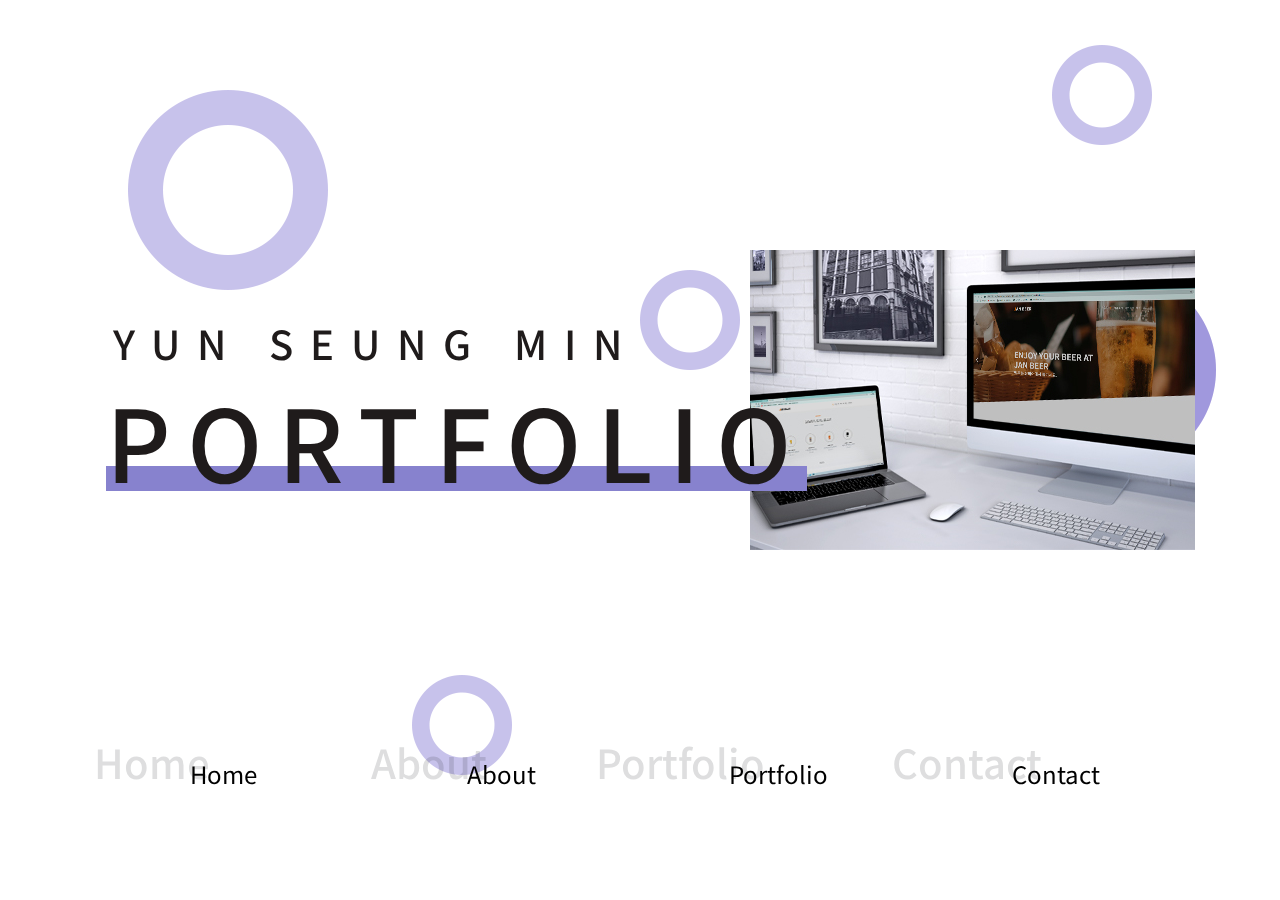
<file: index.html>
<!DOCTYPE html>
<html lang="en">
<head>
    <meta charset="UTF-8">
    <meta name="viewport" content="width=device-width, initial-scale=1.0">
    <title>yunseungmin portfolio home</title>
    <link rel="stylesheet" href="css/bootstrap.min.css">
    <link rel="stylesheet" href="css/fontawesome.min.css">
    <link href="https://unpkg.com/aos@2.3.1/dist/aos.css" rel="stylesheet">
    <link rel="stylesheet" href="css/swiper.min.css">
    <link rel="stylesheet" href="css/jquery.fullpage.min.css">
    <link rel="stylesheet" href="css/style.css">
</head>
<body>
  <section id="fullpage">
  <div class="section" id="section01"></div>
  <div class="section" id="section02">
    <div class="fixed_wrapper_1">

      <img src="images/fixed-bg1.png" alt="" class="fixed_item_01">
      
      </div>
      
      <div class="fixed_wrapper_2">
      
      <img src="images/fixed-bg2.png" alt="" class="fixed_item_02">
      
      </div>
      
      <div class="fixed_wrapper_3">
      
      <img src="images/fixed-bg1.png" alt="" class="fixed_item_03">
      
      </div>
      
      <div class="fixed_wrapper_4">
      
      <img src="images/fixed-bg1.png" alt="" class="fixed_item_04">
      
      </div>
      <div class="fixed_wrapper_5">
      
        <img src="images/fixed-bg2.png" alt="" class="fixed_item_05">
        
        </div>
        <div class="fixed_wrapper_6">
      
          <img src="images/fixed-bg2.png" alt="" class="fixed_item_06">
          
          </div>
    <section class="banner_part">
      <div class="container">
          <div class="row">
              <div class="col-lg-7">
                  <div class="banner_text">
                      <div class="banner_text_iner" data-aos="fade-in"  data-aos-duration="1500">
                        <h2>YUN SEUNG MIN</h2>
                        <h1>PORTFOLIO</h1>
                      </div>
                  </div>
              </div>
              <div class="col-lg-5 banner_slide_box"  data-aos="fade-in"  data-aos-duration="1500">
                <div class="banner_slide">
                  <div id="slide">
                    <div><img src="images/brand.jpg" alt=""></div>
                    <div><img src="images/weather.jpg" alt=""></div>
                    <div><img src="images/car.jpg" alt=""></div>
                    <div><img src="images/onepage.jpg" alt=""></div>
                </div>
              </div>
          </div>
      </div>
      <div class="container menu-box text-center">
        <div class="row">
          <div class="col-sm-3" data-aos="fade-up" data-aos-delay="100" data-aos-duration="500">
            <div class="back">
              <h1>Home</h1>
            </div>
            <a href="index.html">Home</a>
          </div>
          <div class="col-sm-3" data-aos="fade-up" data-aos-delay="200" data-aos-duration="500">
            <div class="back">
              <h1>About</h1>
            </div>
            <a href="about.html">About</a>
          </div>
          <div class="col-sm-3" data-aos="fade-up" data-aos-delay="300" data-aos-duration="500">
            <div class="back">
              <h1>Portfolio</h1>
            </div>
            <a href="portfolio.html">Portfolio</a>
          </div>
          <div class="col-sm-3" data-aos="fade-up" data-aos-delay="400" data-aos-duration="500">
            <div class="back">
              <h1>Contact</h1>
            </div>
            <a href="contact.html">Contact</a>
          </div>
        </div>
      </div>
  </section>
</div>
</section>
   <script src="js/jquery-3.5.1.min.js"></script>
   <script src="js/popper.min.js"></script>
   <script src="js/bootstrap.min.js"></script>
   <script src="js/fontawesome.min.js"></script>
   <script src="https://unpkg.com/aos@2.3.1/dist/aos.js"></script>
   <script src="js/jquery.fullPage.js"></script>
   <script src="js/swiper.min.js"></script>
   <script src="js/main.js"></script>
   <script>
    AOS.init();
  </script>
</body>
</html>
</file>
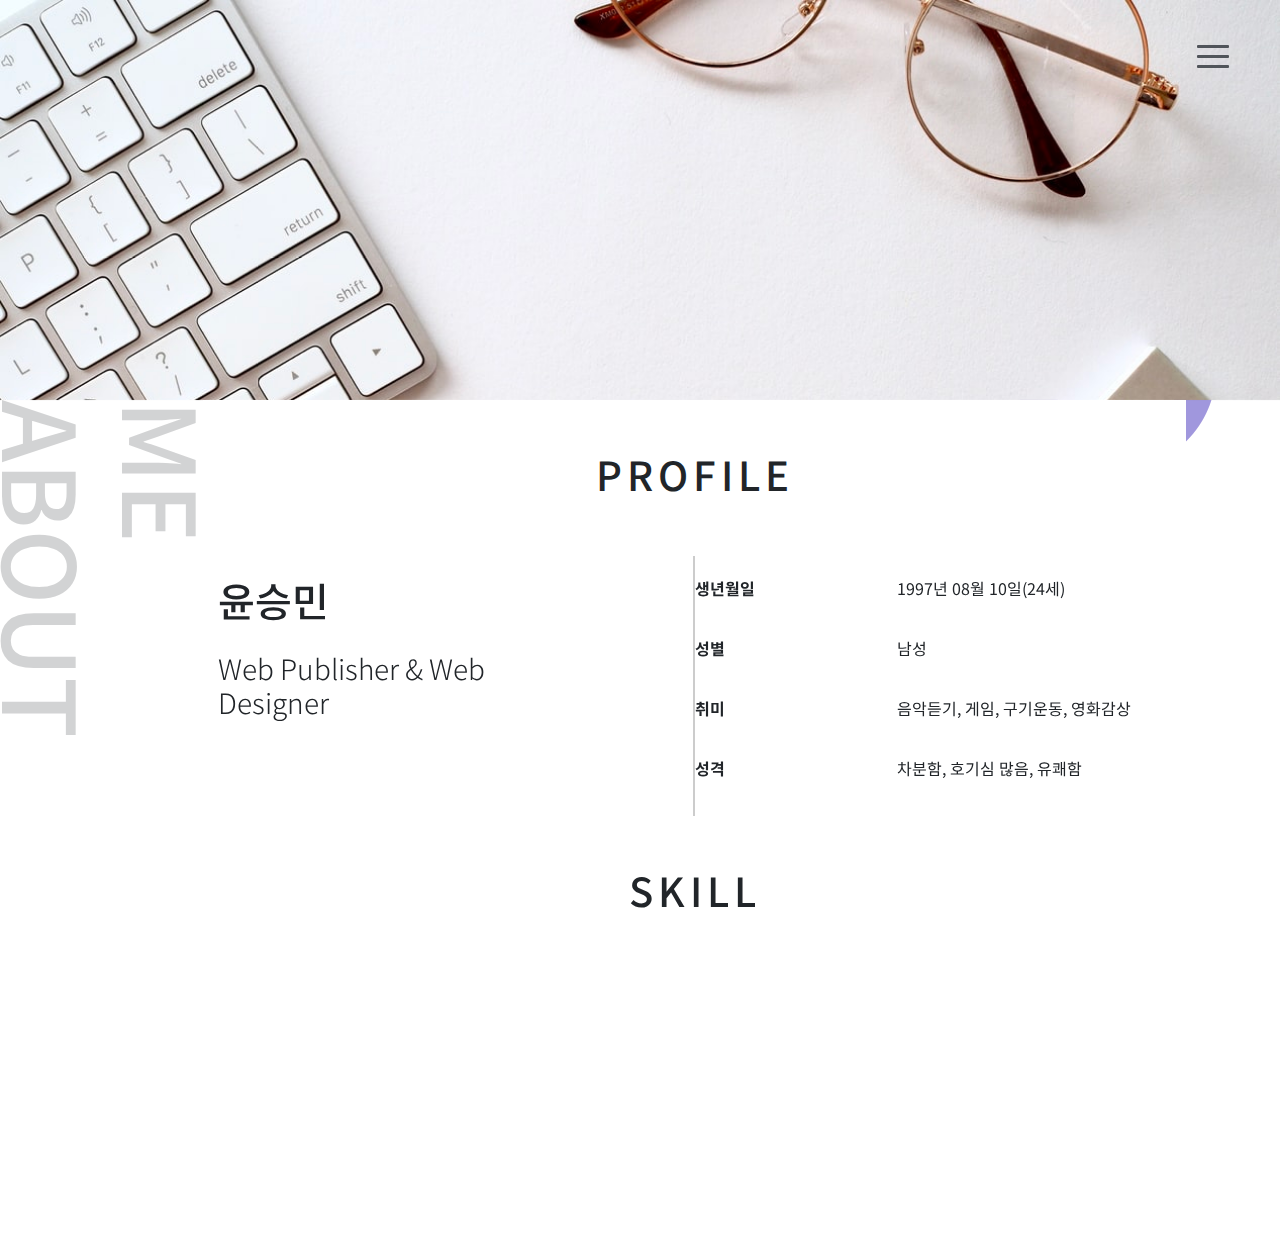
<file: about.html>
<!DOCTYPE html>
<html lang="en">
<head>
    <meta charset="UTF-8">
    <meta name="viewport" content="width=device-width, initial-scale=1.0">
    <title>yunseungmin portfolio about</title>
    <link rel="stylesheet" href="css/bootstrap.min.css">
    <link rel="stylesheet" href="css/fontawesome.min.css">
    <link href="https://unpkg.com/aos@2.3.1/dist/aos.css" rel="stylesheet">
    <link rel="stylesheet" href="css/swiper.min.css">
    <link rel="stylesheet" href="css/style.css">
</head>
<body>
    <div id="nav-icon1">
        <span></span>
        <span></span>
        <span></span>
      </div>
<!-- nav icons ↑-->
      <div class="overlay" id="overlay">
        <ul>
            <li><a href="index.html">Home</a></li>
            <li><a class="active" href="about.html">About</a></li>
            <li><a href="portfolio.html">Portfolio</a></li>
            <li><a href="contact.html">Contact</a></li>
        </ul>
      </div>
  <!-- nav END -->
  <div class="fixed_wrapper_1">

    <img src="images/fixed-bg1.png" alt="" class="fixed_item_01">
    
    </div>
    
    <div class="fixed_wrapper_2">
    
    <img src="images/fixed-bg2.png" alt="" class="fixed_item_02">
    
    </div>
    
    <div class="fixed_wrapper_3">
    
    <img src="images/fixed-bg1.png" alt="" class="fixed_item_03">
    
    </div>
    
    <div class="fixed_wrapper_4">
    
    <img src="images/fixed-bg1.png" alt="" class="fixed_item_04">
    
    </div>
    <div class="fixed_wrapper_5">
    
      <img src="images/fixed-bg2.png" alt="" class="fixed_item_05">
      
      </div>
      <div class="fixed_wrapper_6">
    
        <img src="images/fixed-bg2.png" alt="" class="fixed_item_06">
        
        </div>
  <header>
    <div class="container-fluid about_bg">

    </div>
  </header>
  <section class="about_part">
    <div class="container-fluid">
      <div class="row">
        <div class="col-lg-2" style="padding:0;">
          <div class="sec-title">
            <h1>ABOUT ME</h1>
          </div>
        </div>
        <div class="col-lg-9 about_box">
          <div class="col-lg-12 text-center">
          <h1>PROFILE</h1>
        </div>
        <div class="row">
          <div class="col-lg-5 name">
            <h1>윤승민</h1>
            <h3>Web Publisher & Web Designer</h3>
          </div>
          <div class="col-lg-1 center_box">
            
          </div>
          <div class="col-lg-6 profile">
            <div class="profile01">
              <p>생년월일</p>
              <p>1997년 08월 10일(24세)</p>
            </div>
            <div class="profile02">
              <p>성별</p>
              <p>남성</p>
            </div>
            <div class="profile03">
              <p>취미</p>
              <p>음악듣기, 게임, 구기운동, 영화감상</p>
            </div>
            <div class="profile04">
              <p>성격</p>
              <p>차분함, 호기심 많음, 유쾌함</p>
            </div>
          </div>
        </div>
        <div class="col-lg-12 text-center">
          <h1>SKILL</h1>
        </div>
        <div class="row skill_box text-center">
          <div class="col-lg-3" data-aos="fade-up" data-aos-delay="100" data-aos-duration="500">
            <h4 class="skill01">HTML</h4>
            <img src="images/html.png" alt="" class="img01">
            <p></p>
          </div>
          <div class="col-lg-3" data-aos="fade-up" data-aos-delay="200" data-aos-duration="500">
            <h4 class="skill02">CSS</h4>
            <img src="images/css.png" alt="" class="img02">
            
          </div>
          <div class="col-lg-3" data-aos="fade-up" data-aos-delay="300" data-aos-duration="500">
            <h4 class="skill03">JAVASCRIPT</h4>
            <img src="images/javascript.png" alt="" class="img03">
            
          </div>
          <div class="col-lg-3" data-aos="fade-up" data-aos-delay="400" data-aos-duration="500">
            <h4 class="skill04">JQUERY</h4>
            <img src="images/jquery.png" alt="" class="img04">
          </div>
        </div>
      </div>
    </div>
    </div>
  </section>
   <script src="js/jquery-3.5.1.min.js"></script>
   <script src="js/popper.min.js"></script>
   <script src="js/bootstrap.min.js"></script>
   <script src="js/fontawesome.min.js"></script>
   <script src="https://unpkg.com/aos@2.3.1/dist/aos.js"></script>
   <script src="js/swiper.min.js"></script>
   <script src="js/main.js"></script>
   <script>
    AOS.init();
  </script>
</body>
</html>
</file>
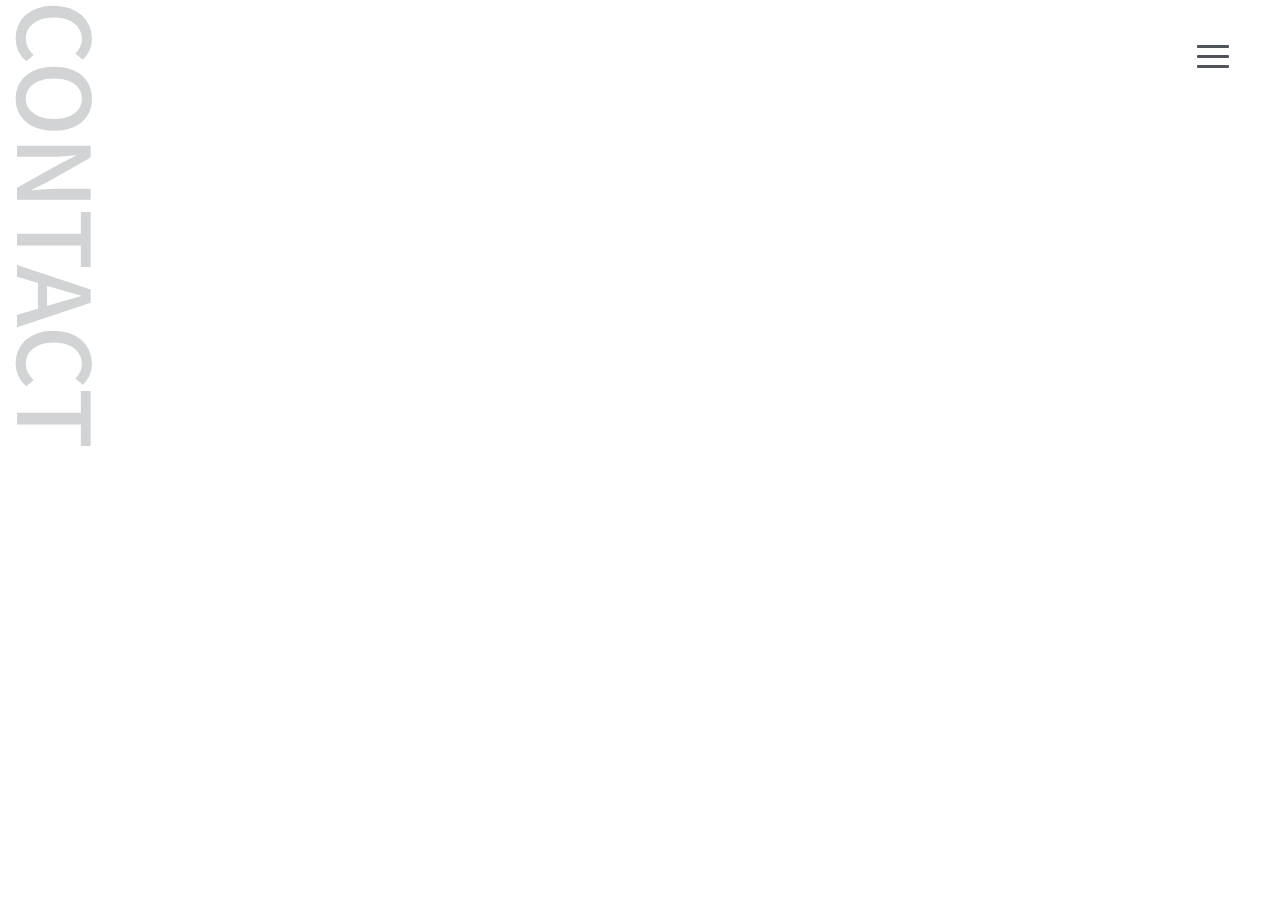
<file: contact.html>
<!DOCTYPE html>
<html lang="en">
<head>
    <meta charset="UTF-8">
    <meta name="viewport" content="width=device-width, initial-scale=1.0">
    <title>yunseungmin portfolio contact</title>
    <link rel="stylesheet" href="css/bootstrap.min.css">
    <link rel="stylesheet" href="css/style.css">
</head>
<body>
    <div id="nav-icon1">
        <span></span>
        <span></span>
        <span></span>
      </div>
<!-- nav icons ↑-->

      <div class="overlay" id="overlay">
        <ul>
            <li><a href="index.html">Home</a></li>
            <li><a href="about.html">About</a></li>
            <li><a href="portfolio.html">Portfolio</a></li>
            <li><a class="active" href="contact.html">Contact</a></li>
        </ul>
      </div>
  <!-- nav END -->
  <section class="contact_part">
    <div class="container-fluid sec-title">
      <h1>CONTACT</h1>
    </div>
  </section>
   <script src="js/jquery-3.5.1.min.js"></script>
   <script src="js/popper.min.js"></script>
   <script src="js/bootstrap.min.js"></script>
   <script src="js/main.js"></script>
</body>
</html>
</file>
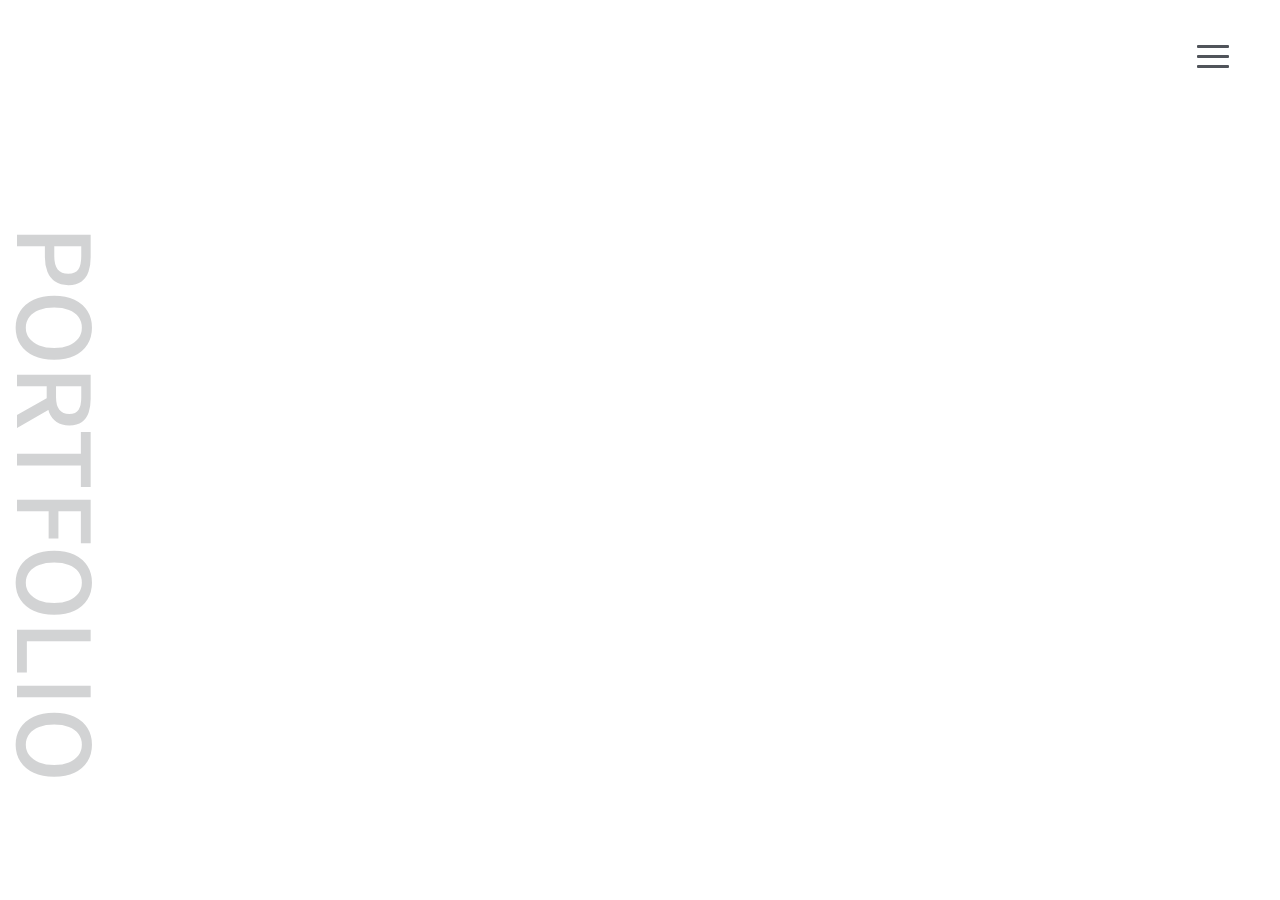
<file: portfolio.html>
<!DOCTYPE html>
<html lang="en">
<head>
    <meta charset="UTF-8">
    <meta name="viewport" content="width=device-width, initial-scale=1.0">
    <title>yunseungmin portfolio portfolio</title>
    <link rel="stylesheet" href="css/bootstrap.min.css">
    <link rel="stylesheet" href="css/style.css">
</head>
<body>
    <div id="nav-icon1">
        <span></span>
        <span></span>
        <span></span>
      </div>
<!-- nav icons ↑-->

      <div class="overlay" id="overlay">
        <ul>
            <li><a href="index.html">Home</a></li>
            <li><a href="about.html">About</a></li>
            <li><a class="active" href="portfolio.html">Portfolio</a></li>
            <li><a href="contact.html">Contact</a></li>
        </ul>
      </div>
  <!-- nav END -->
  <section class="portfolio_part">
    <div class="container-fluid sec-title">
      <h1>PORTFOLIO</h1>
    </div>
    
  </section>
   <script src="js/jquery-3.5.1.min.js"></script>
   <script src="js/popper.min.js"></script>
   <script src="js/bootstrap.min.js"></script>
   <script src="js/main.js"></script>
</body>
</html>
</file>
<file: css/style.css>
@import url('https://fonts.googleapis.com/css2?family=Noto+Sans+KR:wght@100;300;400;500;700;900&display=swap');

*{
  font-family: 'Noto Sans KR', sans-serif;
}
li{
    list-style: none;
}
a{
    text-decoration: none !important;
}

.container-fluid{
    padding: 0;
}
/* Hamburger button styles. */
/* nav */
#nav-icon1 {
    width: 32px;
    height: 30px;
    position: fixed;
    right: 4vw;
    top: 5%;
    -webkit-transform: rotate(0deg);
    -moz-transform: rotate(0deg);
    -o-transform: rotate(0deg);
    transform: rotate(0deg);
    -webkit-transition: .5s ease-in-out;
    -moz-transition: .5s ease-in-out;
    -o-transition: .5s ease-in-out;
    transition: .5s ease-in-out;
    cursor: pointer;
    z-index: 999;
  }

  #nav-icon1 span {
    display: block;
    position: absolute;
    height: 3px;
    width: 100%;
    background: #50545a;
    border-radius: 1px;
    opacity: 1;
    left: 0;
    -webkit-transform: rotate(0deg);
    -moz-transform: rotate(0deg);
    -o-transform: rotate(0deg);
    transform: rotate(0deg);
    -webkit-transition: .25s ease-in-out;
    -moz-transition: .25s ease-in-out;
    -o-transition: .25s ease-in-out;
    transition: .25s ease-in-out;
    z-index: 999;
  }


  #nav-icon1 span:nth-child(1) {
    top: 0px;
  }
  #nav-icon1 span:nth-child(2) {
    top: 10px;
  }
  #nav-icon1 span:nth-child(3) {
    top: 20px;
  }

  #nav-icon1.open span:nth-child(1) {
    top: 10px;
    -webkit-transform: rotate(135deg);
    -moz-transform: rotate(135deg);
    -o-transform: rotate(135deg);
    transform: rotate(135deg);
    background: #fff;
  }

  #nav-icon1.open span:nth-child(2) {
    opacity: 0;
    left: -60px;
  }

  #nav-icon1.open span:nth-child(3) {
    top: 10px;
    -webkit-transform: rotate(-135deg);
    -moz-transform: rotate(-135deg);
    -o-transform: rotate(-135deg);
    transform: rotate(-135deg);
    background: #fff;
  }

.overlay {
  display: flex;
  flex-direction: column;
  justify-content: center;
  position: fixed;
  background-color: rgba(0,0,0,.9);
  top: 0;
  left: 0;
  width: 100%;
  height: 0;
  overflow: hidden;
  z-index: 9;
  opacity: 0;
  visibility: hidden;
  -webkit-transition: .5s ease-in-out;
  -moz-transition: .5s ease-in-out;
  -o-transition: .5s ease-in-out;
  transition: .5s ease-in-out;
  align-items: center;
  z-index: 998;
}
.overlay.open {
  opacity: 1;
  visibility: visible;
  height: 100%;
}
.overlay ul li{
    margin: 1rem 0;
}
.overlay ul li a{
    font-size: 3rem;
    color: #fff;
}
.overlay a:hover  {
  color: rgba(255,255,255,.3);
}

.active{
  border-bottom: 2px solid #fff;
}
.banner_part {
  position: relative;
  z-index: 9;
  overflow: hidden;
  height: 100vh;
}

@media (max-width: 575px) {

  .banner_part {
    height: 650px;
    background-size: cover;
  }
}

@media only screen and (min-width: 576px) and (max-width: 767px) {

  .banner_part {
    height: 700px;
    background-size: cover;
  }
}

@media only screen and (min-width: 768px) and (max-width: 991px) {

  .banner_part {
    height: 700px;
    background-size: cover;
  }
}

@media only screen and (min-width: 991px) and (max-width: 1200px) {

  .banner_part {
    height: 700px;

  }
}

@media only screen and (min-width: 1200px) and (max-width: 1440px) {

  .banner_part {
    background-size: cover;
  }
}


@media (max-width: 991px) {

  .banner_part:after {
    display: none;
  }
}

@media only screen and (min-width: 991px) and (max-width: 1200px) {

  .banner_part:after {
    display: none;
  }
}


@media (max-width: 991px) {

  .banner_part:before {
    border-width: 0 0 120px 991px;
  }
}

@media only screen and (min-width: 991px) and (max-width: 1200px) {

  .banner_part:before {
    border-width: 0 0 120px 1200px;
  }
}


.banner_part .banner_text {
  display: table;
  width: 100%;
  padding-top: 50%;
}

.banner_part .banner_text .banner_text_iner {
  display: table-cell;
  vertical-align: middle;
}

@media (max-width: 575px) {

  .banner_part .banner_text {
    text-align: center;
    padding-top: 0px;
    height: 700px;
  }
}

@media only screen and (min-width: 576px) and (max-width: 767px) {

  .banner_part .banner_text {
    text-align: center;
    padding-top: 0px;
    height: 700px;
  }
}

@media only screen and (min-width: 768px) and (max-width: 991px) {

  .banner_part .banner_text {
    text-align: center;
    padding-top: 0px;
    height: 700px;
  }
}

@media only screen and (min-width: 991px) and (max-width: 1200px) {

  .banner_part .banner_text {
    height: 700px;
  }
}



@media (max-width: 991px) {

  .banner_part .banner_text h5 {
    margin-bottom: 0;
  }
}

.banner_part .banner_text h1 {
  font-size: 100px;
  margin-bottom: 30px;
  line-height: 1.273;
  color: #1f1b1b;
  text-transform: uppercase;
  position: relative;
  z-index: 1;
  letter-spacing:16px;
  text-align: left;
  left: 3%;
}
.banner_part .banner_text h2 {
  font-size: 40px;
  line-height: 1.273;
  color: #1f1b1b;
  text-transform: uppercase;
  position: relative;
  z-index: 1;
  letter-spacing:17px;
  text-align: left;
  left: 4%;
}

.banner_part .banner_text h1:after {
  position: absolute;
  content: "";
  left: 0;
  width: 100%;
  height: 25px;
  background-color: #8782ce;
  bottom: 13px;
  z-index: -1;
}

@media (max-width: 991px) {

  .banner_part .banner_text h1 {
    font-size: 40px;
    margin-bottom: 15px;
    line-height: 1.3;
    display: inline-block;
  }

  .banner_part .banner_text h1:after {
    position: absolute;
    content: "";
    left: 0;
    width: 100%;
    height: 10px;
    background-color: #8782ce;
    bottom: 8px;
    z-index: -1;
  }
}

@media only screen and (min-width: 991px) and (max-width: 1200px) {

  .banner_part .banner_text h1 {
    font-size: 40px;
    margin-bottom: 15px;
    line-height: 1.3;
    display: inline-block;
  }

  .banner_part .banner_text h1:after {
    position: relative;
    content: "";
    left: 0;
    width: 100%;
    height: 10px;
    background-color: #8782ce;
    bottom: 8px;
    z-index: -1;
  }
}

.banner_slide_box{
  position: relative;
  z-index: -1;
  height: 300px;
  top: 250px;
}
.banner_slide{
  width: 100%;
  height: 100%;
}
.menu-box{
  position: relative;
  padding-top: 20%;
}
.menu-box .row div a{
  color: #000;
  font-size: 24px;
}
#slide {
  position:relative;
  width:100%;
  height:100%;
  overflow:hidden;
}
#slide > div {
  position:absolute;
  top:0;
  left:0;
  width:100%;
  height:100%;
}
.back{
  position:absolute;
  opacity: 0.15;
  right: 55%;
  top: -50%;
  z-index: -1;
  cursor: pointer;
}
.sec-title h1{
  margin: 0;
  font-size:100px;
  position:fixed;
  opacity: 0.2;
  writing-mode: vertical-lr;
}
.portfolio_part .sec-title h1{
  top: 25%;
  position:fixed;
  margin: 0;
  font-size:100px;
  opacity: 0.2;
  writing-mode: vertical-lr;
}
.fixed_wrapper_1 {
  position: fixed;
  left: 50%;
  top: 30%;
  z-index: -1;
  animation: fixed1 alternate infinite 80s;
}

.fixed_wrapper_2 {
  position: fixed;
  left: 10%;
  top: 10%;
  z-index: -1;
  animation: fixed2 alternate infinite 60s;
}

.fixed_wrapper_3 {
  position: fixed;
  right: 60%;
  top: 75%;
  z-index: -1;
  animation: fixed3 alternate infinite 40s;
}

.fixed_wrapper_4 {
  position: fixed;
  right: 10%;
  top: 5%;
  z-index: -1;
  animation: fixed4 alternate infinite 60s;
}
.fixed_wrapper_5 {
  position: fixed;
  right: 5%;
  top: 30%;
  z-index: -1;
  animation: fixed5 alternate infinite 50s;
}
.fixed_wrapper_6 {
  position: fixed;
  right: 5%;
  top: 30%;
  z-index: -1;
  animation: fixed6 alternate infinite 40s;
}
@keyframes fixed1 {
  from {
    left: 10%;
    transform: rotate(0deg);
  }

  to {
    left: 100%;
    top: 0%;
    transform: rotate(360deg);
  }
}

@keyframes fixed2 {
  from {
    left: 0;
    top: 100%;
    transform: rotate(0deg);
  }

  to {
    left: 40%;
    top: 10%;
    transform: rotate(-360deg);
  }
}

@keyframes fixed3 {
  from {
    right: 20%;
    top: 70%;
    transform: rotate(0deg);
  }

  to {
    right: 100%;
    top: 10%;
    transform: rotate(360deg);
  }
}

@keyframes fixed4 {
  from {
    right: 0;
    top: 0;
    transform: rotate(0deg);
  }

  to {
    right: 100%;
    top: 100%;
    transform: rotate(-360deg);
  }
}
@keyframes fixed5 {
  from {
    right: 20%;
    transform: rotate(0deg);
  }

  to {
    right: 45%;
    top: 100%;
    transform: rotate(-360deg);
  }
}
@keyframes fixed6 {
  from {
    right: 60%;
    top: 80%;
    transform: rotate(0deg);
  }

  to {
    right: 20%;
    top: 0;
    transform: rotate(-360deg);
  }
}
.about_bg{
  width: 100%;
  height: 400px;
  background: url(../images/about.jpg) no-repeat;
  background-size: cover;
}
.about_box{
  width: 100% !important;
  background: #fff;
  padding: 0;
  padding-bottom: 50px;
}
.about_box div h1{
  letter-spacing:5px;
  padding: 50px 0;
}
.name{
  padding: 0 30px !important;
}
.name h1{
  padding: 20px 0 !important;
  letter-spacing: 0 !important;
}
.name h3{
  font-weight: 300;
}
.center_box{
  padding: 0;
  border-right: 2px solid #ccc;
  box-sizing: border-box;
}
.profile{
  padding: 10px 0;
}
.profile div{
  display: flex;
  padding: 10px 0;
}
.profile div p:nth-child(1){
  width: 40%;
  font-weight: bold;
}
.skill_box div img{
  width: 70px;
  height: 70px;
  margin: 0 auto;
}
.skill_box div h4{
  padding: 20px 0;
}
</file>
